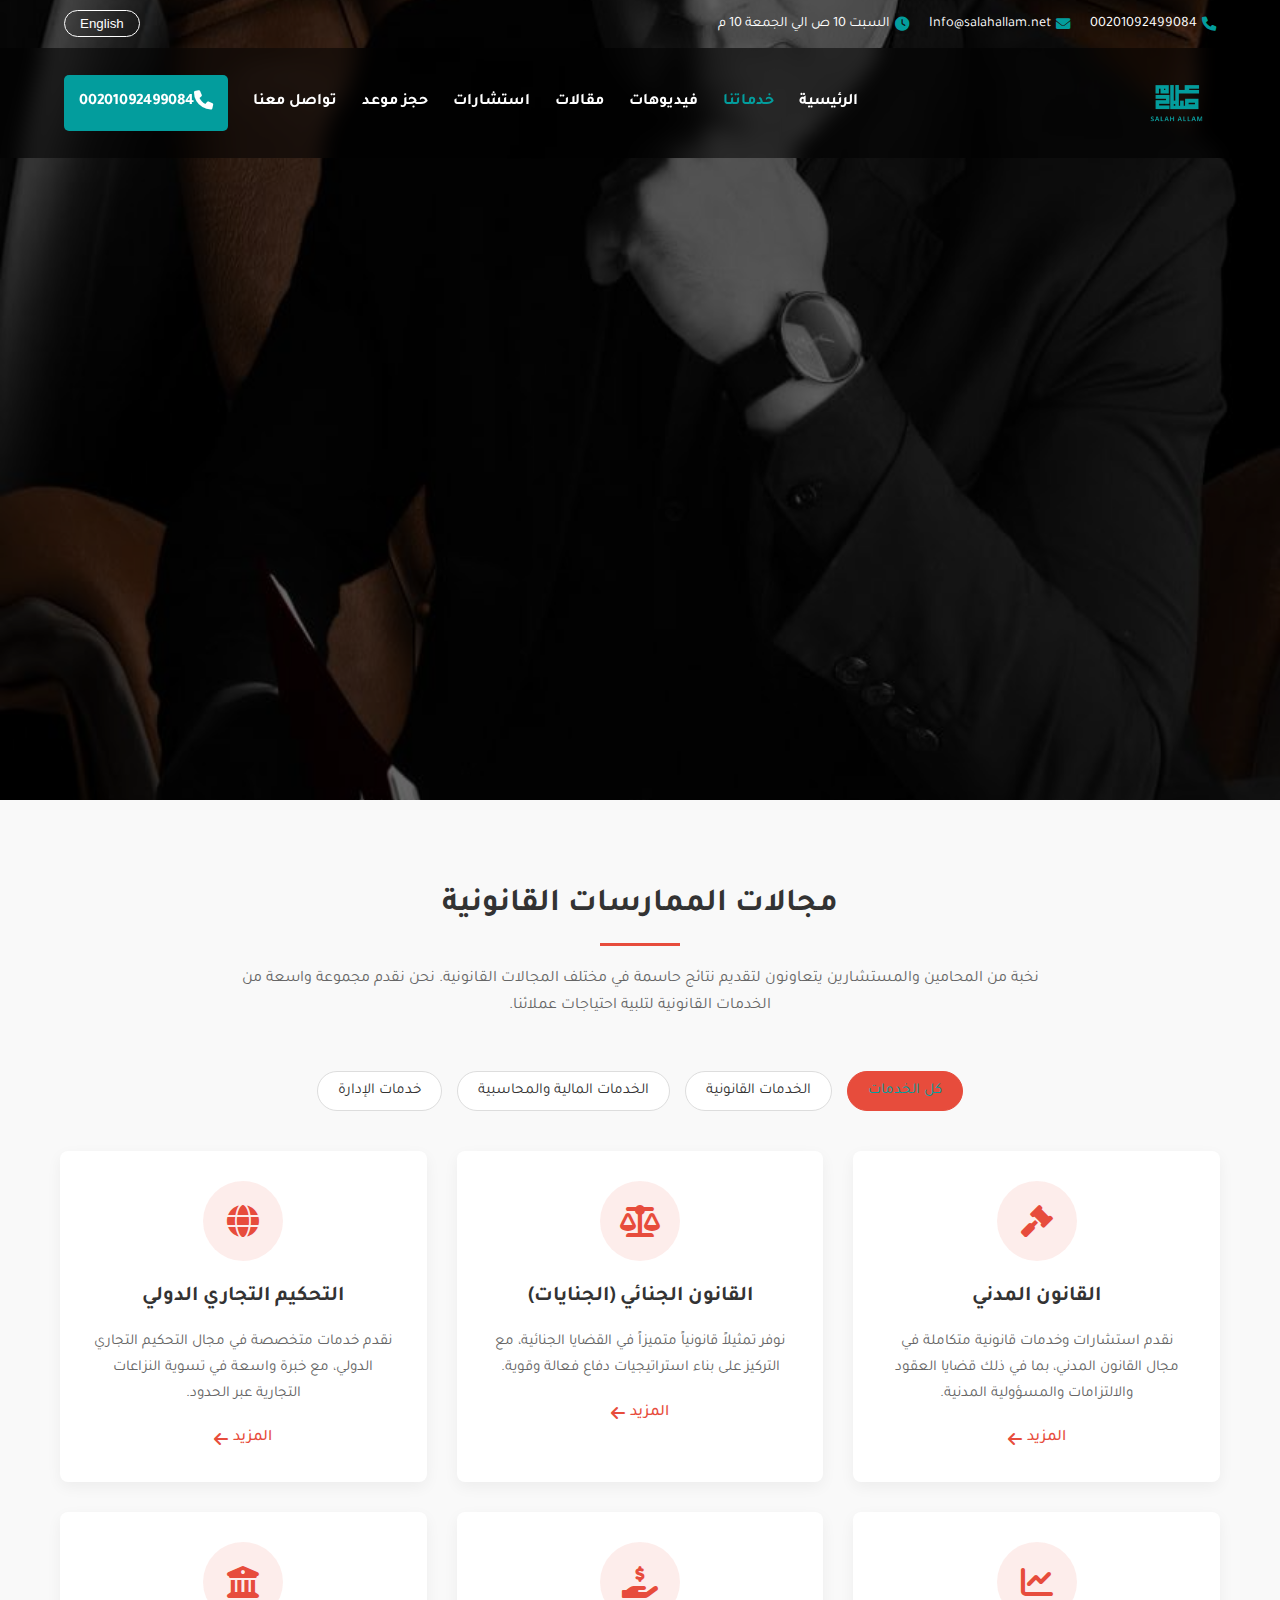
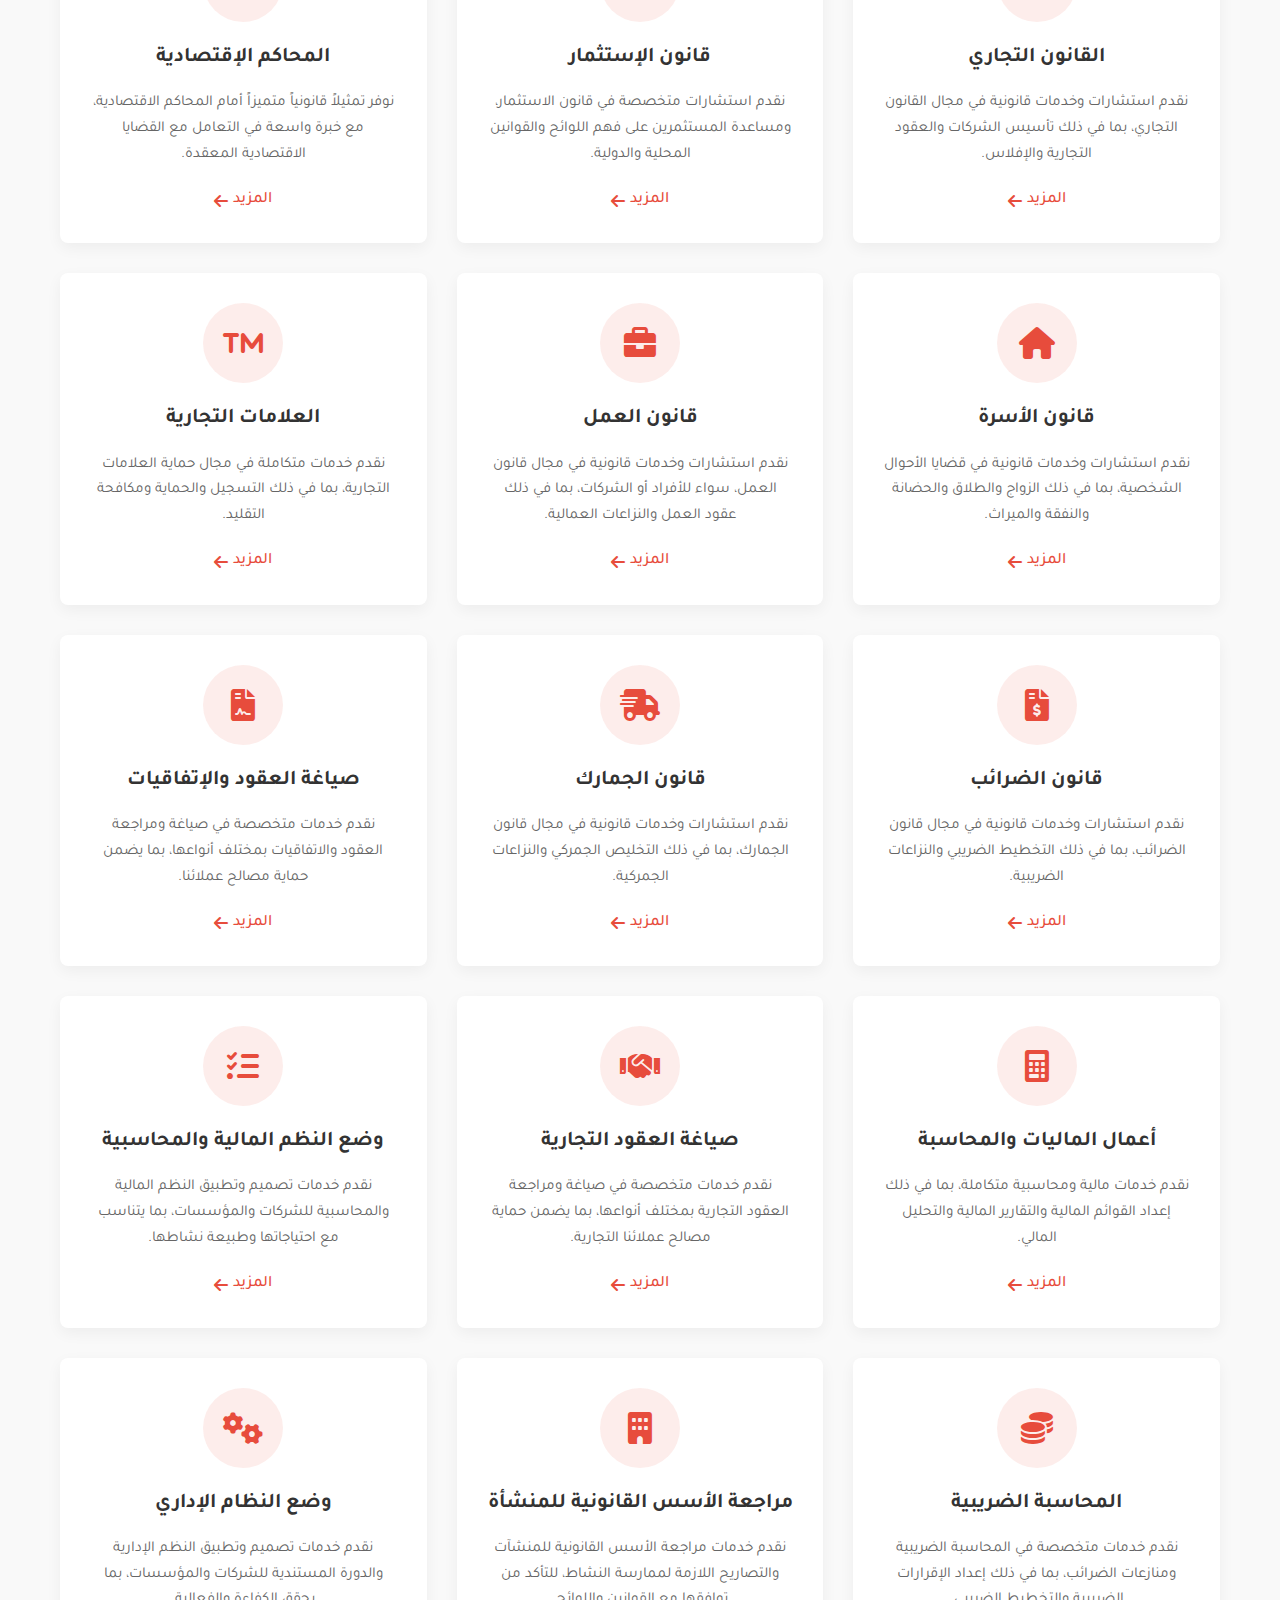
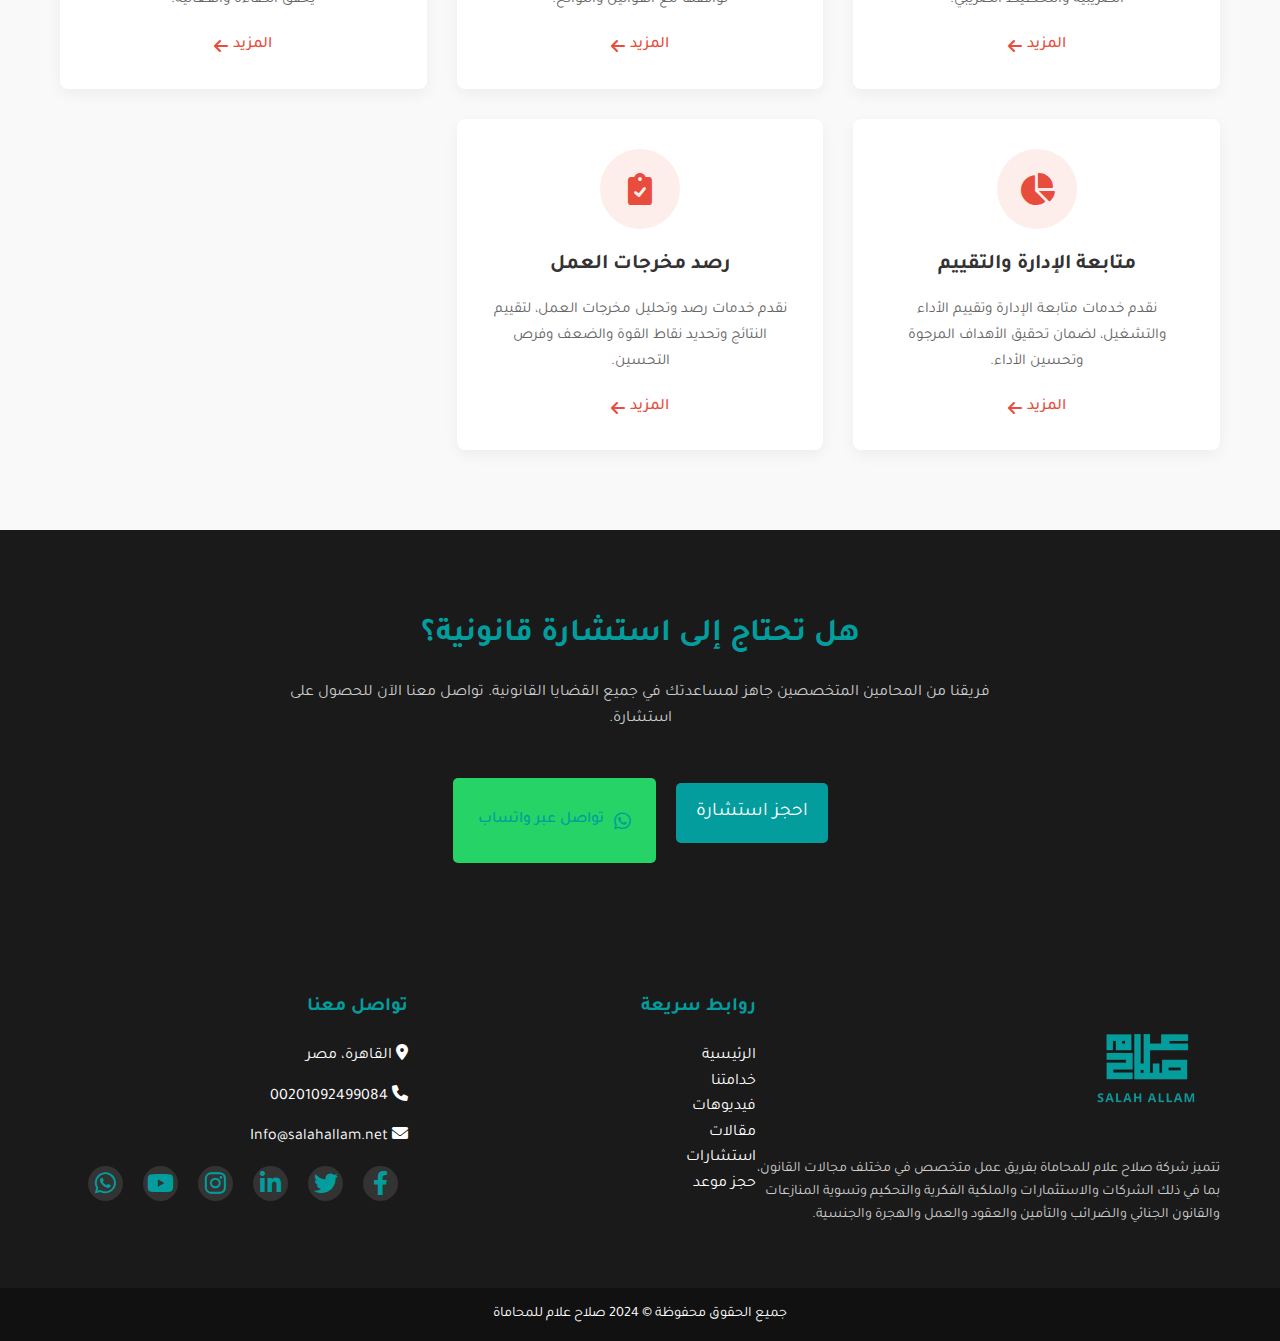
<file: services.html>
<!DOCTYPE html>
<html lang="ar" dir="rtl">

<head>
    <meta charset="UTF-8">
    <meta name="viewport" content="width=device-width, initial-scale=1.0">
    <title>خدماتنا - صلاح علام للمحاماة</title>
    <link rel="stylesheet" href="css/style.css">
    <link rel="stylesheet" href="css/services.css">
    <link rel="stylesheet" href="css/responsive.css">
    <link rel="stylesheet" href="https://cdnjs.cloudflare.com/ajax/libs/font-awesome/6.0.0/css/all.min.css">
    <link href="https://fonts.googleapis.com/css2?family=Tajawal:wght@300;400;500;700;800&display=swap"
        rel="stylesheet">
</head>

<body>
    <!-- Hero Background that covers both header and hero section -->
    <div class="hero-wrapper">
        <div class="hero-bg" style="background-image: url(images/01.jpg)"></div>
        
        <!-- Header Section -->
        <header>
            <div class="top-bar">
                <div class="contact-info">
                    <span><i class="fas fa-phone"></i> 00201092499084</span>
                    <span><i class="fas fa-envelope"></i> Info@salahallam.net</span>
                    <span><i class="fas fa-clock"></i> السبت 10 ص الي الجمعة 10 م</span>
                </div>
                <div class="language-switcher">
                    <button class="language-switcher-button" id="language-switcher-button">English</button>
                </div>
            </div>
            <nav>
                <div class="logo">
                    <a href="index.html"><img src="images/log.png" alt="صلاح علام للمحاماة"></a>
                </div>
                <button class="mobile-menu-toggle" id="mobile-menu-toggle" aria-label="Toggle menu"><span>&#9776;</span></button>
                <ul class="nav-links" id="nav-menu">
                    <li><a href="index.html">الرئيسية</a></li>
                    <li><a href="services.html" class="active">خدماتنا</a></li>
                    <li><a href="#videos">فيديوهات</a></li>
                    <li><a href="#articles">مقالات</a></li>
                    <li><a href="#faq">استشارات</a></li>
                    <li><a href="#appointment">حجز موعد</a></li>
                    <li><a href="#contact">تواصل معنا</a></li>
                    <li><a href="https://wa.me/+201092499084?text=Hi" class="cta-button"><i class="fas fa-phone"></i>
                            00201092499084</a></li>
                </ul>
            </nav>
        </header>
    </div>

    <!-- Services Main Content -->
    <section class="services-main">
        <div class="container">
            <div class="section-intro">
                <h2>مجالات الممارسات القانونية</h2>
                <p>نخبة من المحامين والمستشارين يتعاونون لتقديم نتائج حاسمة في مختلف المجالات القانونية. نحن نقدم مجموعة
                    واسعة من الخدمات القانونية لتلبية احتياجات عملائنا.</p>
            </div>

            <!-- Services Categories -->
            <div class="services-categories">
                <div class="category-tabs">
                    <button class="category-tab active" data-category="all">كل الخدمات</button>
                    <button class="category-tab" data-category="legal">الخدمات القانونية</button>
                    <button class="category-tab" data-category="financial">الخدمات المالية والمحاسبية</button>
                    <button class="category-tab" data-category="management">خدمات الإدارة</button>
                </div>
            </div>

            <!-- Services Grid -->
            <div class="services-grid">
                <!-- Legal Services -->
                <div class="service-card" data-category="legal">
                    <div class="service-icon">
                        <i class="fas fa-gavel"></i>
                    </div>
                    <h3>القانون المدني</h3>
                    <p>نقدم استشارات وخدمات قانونية متكاملة في مجال القانون المدني، بما في ذلك قضايا العقود والالتزامات
                        والمسؤولية المدنية.</p>
                    <a href="#" class="service-link">المزيد <i class="fas fa-arrow-left"></i></a>
                </div>

                <div class="service-card" data-category="legal">
                    <div class="service-icon">
                        <i class="fas fa-balance-scale"></i>
                    </div>
                    <h3>القانون الجنائي (الجنايات)</h3>
                    <p>نوفر تمثيلاً قانونياً متميزاً في القضايا الجنائية، مع التركيز على بناء استراتيجيات دفاع فعالة
                        وقوية.</p>
                    <a href="#" class="service-link">المزيد <i class="fas fa-arrow-left"></i></a>
                </div>

                <div class="service-card" data-category="legal">
                    <div class="service-icon">
                        <i class="fas fa-globe"></i>
                    </div>
                    <h3>التحكيم التجاري الدولي</h3>
                    <p>نقدم خدمات متخصصة في مجال التحكيم التجاري الدولي، مع خبرة واسعة في تسوية النزاعات التجارية عبر
                        الحدود.</p>
                    <a href="#" class="service-link">المزيد <i class="fas fa-arrow-left"></i></a>
                </div>

                <div class="service-card" data-category="legal">
                    <div class="service-icon">
                        <i class="fas fa-chart-line"></i>
                    </div>
                    <h3>القانون التجاري</h3>
                    <p>نقدم استشارات وخدمات قانونية في مجال القانون التجاري، بما في ذلك تأسيس الشركات والعقود التجارية
                        والإفلاس.</p>
                    <a href="#" class="service-link">المزيد <i class="fas fa-arrow-left"></i></a>
                </div>

                <div class="service-card" data-category="legal">
                    <div class="service-icon">
                        <i class="fas fa-hand-holding-usd"></i>
                    </div>
                    <h3>قانون الإستثمار</h3>
                    <p>نقدم استشارات متخصصة في قانون الاستثمار، ومساعدة المستثمرين على فهم اللوائح والقوانين المحلية
                        والدولية.</p>
                    <a href="#" class="service-link">المزيد <i class="fas fa-arrow-left"></i></a>
                </div>

                <div class="service-card" data-category="legal">
                    <div class="service-icon">
                        <i class="fas fa-university"></i>
                    </div>
                    <h3>المحاكم الإقتصادية</h3>
                    <p>نوفر تمثيلاً قانونياً متميزاً أمام المحاكم الاقتصادية، مع خبرة واسعة في التعامل مع القضايا
                        الاقتصادية المعقدة.</p>
                    <a href="#" class="service-link">المزيد <i class="fas fa-arrow-left"></i></a>
                </div>

                <div class="service-card" data-category="legal">
                    <div class="service-icon">
                        <i class="fas fa-home"></i>
                    </div>
                    <h3>قانون الأسرة</h3>
                    <p>نقدم استشارات وخدمات قانونية في قضايا الأحوال الشخصية، بما في ذلك الزواج والطلاق والحضانة والنفقة
                        والميراث.</p>
                    <a href="#" class="service-link">المزيد <i class="fas fa-arrow-left"></i></a>
                </div>

                <div class="service-card" data-category="legal">
                    <div class="service-icon">
                        <i class="fas fa-briefcase"></i>
                    </div>
                    <h3>قانون العمل</h3>
                    <p>نقدم استشارات وخدمات قانونية في مجال قانون العمل، سواء للأفراد أو الشركات، بما في ذلك عقود العمل
                        والنزاعات العمالية.</p>
                    <a href="#" class="service-link">المزيد <i class="fas fa-arrow-left"></i></a>
                </div>

                <div class="service-card" data-category="legal">
                    <div class="service-icon">
                        <i class="fas fa-trademark"></i>
                    </div>
                    <h3>العلامات التجارية</h3>
                    <p>نقدم خدمات متكاملة في مجال حماية العلامات التجارية، بما في ذلك التسجيل والحماية ومكافحة التقليد.
                    </p>
                    <a href="#" class="service-link">المزيد <i class="fas fa-arrow-left"></i></a>
                </div>

                <div class="service-card" data-category="legal">
                    <div class="service-icon">
                        <i class="fas fa-file-invoice-dollar"></i>
                    </div>
                    <h3>قانون الضرائب</h3>
                    <p>نقدم استشارات وخدمات قانونية في مجال قانون الضرائب، بما في ذلك التخطيط الضريبي والنزاعات
                        الضريبية.</p>
                    <a href="#" class="service-link">المزيد <i class="fas fa-arrow-left"></i></a>
                </div>

                <div class="service-card" data-category="legal">
                    <div class="service-icon">
                        <i class="fas fa-shipping-fast"></i>
                    </div>
                    <h3>قانون الجمارك</h3>
                    <p>نقدم استشارات وخدمات قانونية في مجال قانون الجمارك، بما في ذلك التخليص الجمركي والنزاعات
                        الجمركية.</p>
                    <a href="#" class="service-link">المزيد <i class="fas fa-arrow-left"></i></a>
                </div>

                <div class="service-card" data-category="legal">
                    <div class="service-icon">
                        <i class="fas fa-file-contract"></i>
                    </div>
                    <h3>صياغة العقود والإتفاقيات</h3>
                    <p>نقدم خدمات متخصصة في صياغة ومراجعة العقود والاتفاقيات بمختلف أنواعها، بما يضمن حماية مصالح
                        عملائنا.</p>
                    <a href="#" class="service-link">المزيد <i class="fas fa-arrow-left"></i></a>
                </div>

                <!-- Financial Services -->
                <div class="service-card" data-category="financial">
                    <div class="service-icon">
                        <i class="fas fa-calculator"></i>
                    </div>
                    <h3>أعمال الماليات والمحاسبة</h3>
                    <p>نقدم خدمات مالية ومحاسبية متكاملة، بما في ذلك إعداد القوائم المالية والتقارير المالية والتحليل
                        المالي.</p>
                    <a href="#" class="service-link">المزيد <i class="fas fa-arrow-left"></i></a>
                </div>

                <div class="service-card" data-category="financial">
                    <div class="service-icon">
                        <i class="fas fa-handshake"></i>
                    </div>
                    <h3>صياغة العقود التجارية</h3>
                    <p>نقدم خدمات متخصصة في صياغة ومراجعة العقود التجارية بمختلف أنواعها، بما يضمن حماية مصالح عملائنا
                        التجارية.</p>
                    <a href="#" class="service-link">المزيد <i class="fas fa-arrow-left"></i></a>
                </div>

                <div class="service-card" data-category="financial">
                    <div class="service-icon">
                        <i class="fas fa-tasks"></i>
                    </div>
                    <h3>وضع النظم المالية والمحاسبية</h3>
                    <p>نقدم خدمات تصميم وتطبيق النظم المالية والمحاسبية للشركات والمؤسسات، بما يتناسب مع احتياجاتها
                        وطبيعة نشاطها.</p>
                    <a href="#" class="service-link">المزيد <i class="fas fa-arrow-left"></i></a>
                </div>

                <div class="service-card" data-category="financial">
                    <div class="service-icon">
                        <i class="fas fa-coins"></i>
                    </div>
                    <h3>المحاسبة الضريبية</h3>
                    <p>نقدم خدمات متخصصة في المحاسبة الضريبية ومنازعات الضرائب، بما في ذلك إعداد الإقرارات الضريبية
                        والتخطيط الضريبي.</p>
                    <a href="#" class="service-link">المزيد <i class="fas fa-arrow-left"></i></a>
                </div>

                <!-- Management Services -->
                <div class="service-card" data-category="management">
                    <div class="service-icon">
                        <i class="fas fa-building"></i>
                    </div>
                    <h3>مراجعة الأسس القانونية للمنشأة</h3>
                    <p>نقدم خدمات مراجعة الأسس القانونية للمنشآت والتصاريح اللازمة لممارسة النشاط، للتأكد من توافقها مع
                        القوانين واللوائح.</p>
                    <a href="#" class="service-link">المزيد <i class="fas fa-arrow-left"></i></a>
                </div>

                <div class="service-card" data-category="management">
                    <div class="service-icon">
                        <i class="fas fa-cogs"></i>
                    </div>
                    <h3>وضع النظام الإداري</h3>
                    <p>نقدم خدمات تصميم وتطبيق النظم الإدارية والدورة المستندية للشركات والمؤسسات، بما يحقق الكفاءة
                        والفعالية.</p>
                    <a href="#" class="service-link">المزيد <i class="fas fa-arrow-left"></i></a>
                </div>

                <div class="service-card" data-category="management">
                    <div class="service-icon">
                        <i class="fas fa-chart-pie"></i>
                    </div>
                    <h3>متابعة الإدارة والتقييم</h3>
                    <p>نقدم خدمات متابعة الإدارة وتقييم الأداء والتشغيل، لضمان تحقيق الأهداف المرجوة وتحسين الأداء.</p>
                    <a href="#" class="service-link">المزيد <i class="fas fa-arrow-left"></i></a>
                </div>

                <div class="service-card" data-category="management">
                    <div class="service-icon">
                        <i class="fas fa-clipboard-check"></i>
                    </div>
                    <h3>رصد مخرجات العمل</h3>
                    <p>نقدم خدمات رصد وتحليل مخرجات العمل، لتقييم النتائج وتحديد نقاط القوة والضعف وفرص التحسين.</p>
                    <a href="#" class="service-link">المزيد <i class="fas fa-arrow-left"></i></a>
                </div>
            </div>
        </div>
    </section>

    <!-- Call to Action -->
    <section class="cta-section">
        <div class="container">
            <h2>هل تحتاج إلى استشارة قانونية؟</h2>
            <p>فريقنا من المحامين المتخصصين جاهز لمساعدتك في جميع القضايا القانونية. تواصل معنا الآن للحصول على استشارة.
            </p>
            <div class="cta-buttons">
                <a href="#" class="cta-button-main">احجز استشارة</a>
                <a href="https://wa.me/+201092499084?text=Hi" class="cta-button-secondary"><i
                        class="fab fa-whatsapp"></i> تواصل عبر واتساب</a>
            </div>
        </div>
    </section>

    <!-- Footer Section -->
    <footer>
        <div class="footer-content">
            <div class="footer-logo">
                <img src="images/log.png" alt="صلاح علام للمحاماة">
                <p>تتميز شركة صلاح علام للمحاماة بفريق عمل متخصص في مختلف مجالات القانون، بما في ذلك الشركات
                    والاستثمارات
                    والملكية الفكرية والتحكيم وتسوية المنازعات والقانون الجنائي والضرائب والتأمين والعقود والعمل والهجرة
                    والجنسية.</p>
            </div>
            <div class="footer-links">
                <h4>روابط سريعة</h4>
                <ul>
                    <li><a href="index.html">الرئيسية</a></li>
                    <li><a href="services.html">خدامتنا</a></li>
                    <li><a href="#">فيديوهات</a></li>
                    <li><a href="#">مقالات</a></li>
                    <li><a href="#">استشارات</a></li>
                    <li><a href="#">حجز موعد</a></li>
                </ul>
            </div>
            <div class="footer-contact">
                <h4>تواصل معنا</h4>
                <p><i class="fas fa-map-marker-alt"></i> القاهرة، مصر</p>
                <p><i class="fas fa-phone"></i> 00201092499084</p>
                <p><i class="fas fa-envelope"></i> Info@salahallam.net</p>
                <div class="social-icons">
                    <a href="#"><i class="fab fa-facebook-f"></i></a>
                    <a href="#"><i class="fab fa-twitter"></i></a>
                    <a href="#"><i class="fab fa-linkedin-in"></i></a>
                    <a href="#"><i class="fab fa-instagram"></i></a>
                    <a href="#"><i class="fab fa-youtube"></i></a>
                    <a href="#"><i class="fab fa-whatsapp"></i></a>
                </div>
            </div>
        </div>
        <div class="footer-bottom">
            <p>جميع الحقوق محفوظة © 2024 صلاح علام للمحاماة</p>
        </div>
    </footer>

    <script src="script.js"></script>
    <script src="services.js"></script>
</body>

</html>
</file>
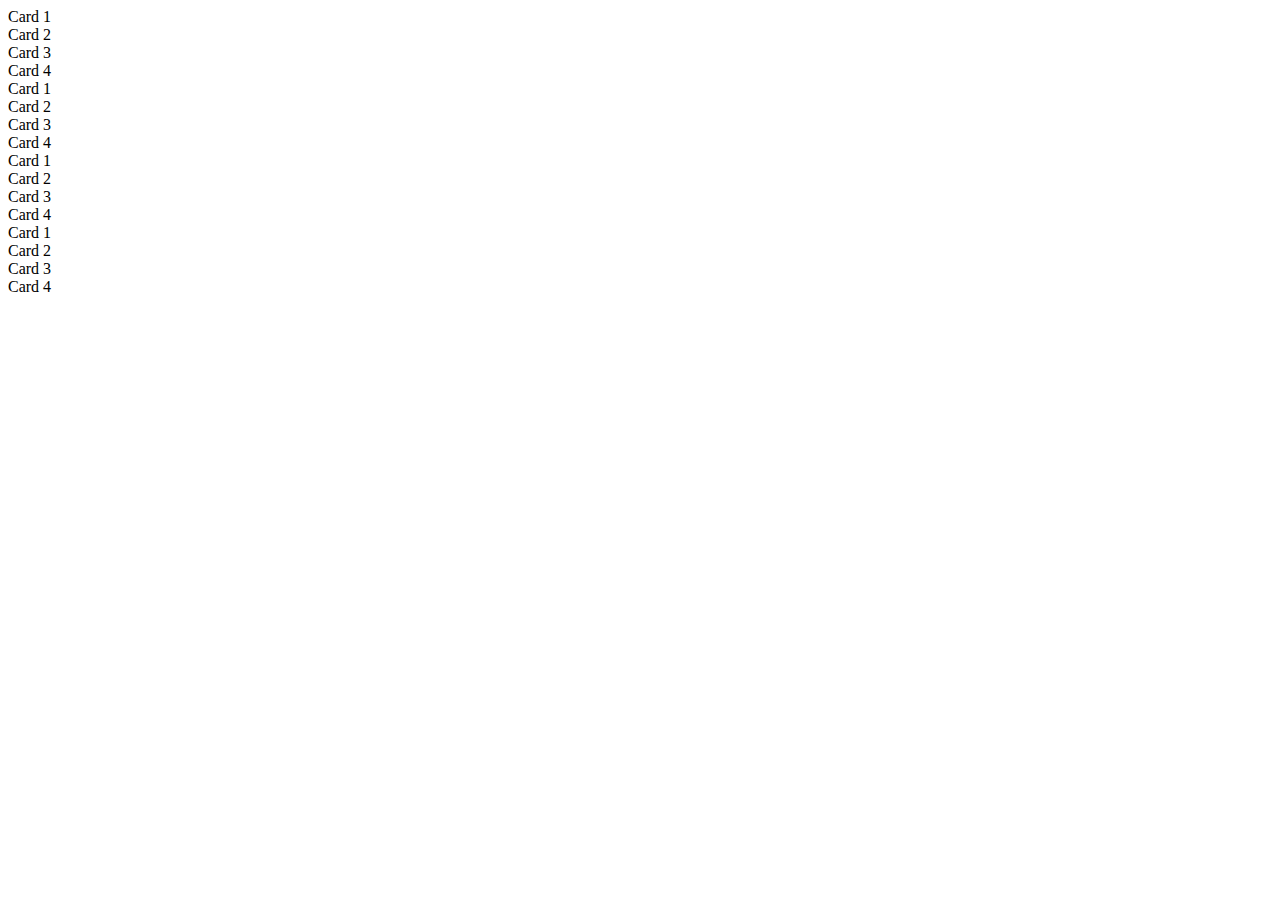
<file: t.html>
<!DOCTYPE html>
<html lang="en">

<head>
  <meta charset="UTF-8">
  <meta name="viewport" content="width=device-width, initial-scale=1.0">
  <title>Document</title>
  <link rel="stylesheet" href="test.css">
</head>

<body>
  <div class="slider-wrapper">
    <div class="slider">
      <div class="card">Card 1</div>
      <div class="card">Card 2</div>
      <div class="card">Card 3</div>
      <div class="card">Card 4</div>

      <!-- Duplicate cards for seamless looping -->
      <div class="card">Card 1</div>
      <div class="card">Card 2</div>
      <div class="card">Card 3</div>
      <div class="card">Card 4</div>
    </div>

    <script>
      // Initialize slider
      const slider = document.querySelector('.slider');
      const cards = slider.querySelectorAll('.card');

      // Duplicate cards for seamless looping
      cards.forEach(card => {
        const clone = card.cloneNode(true);
        slider.appendChild(clone);
      });

      // Handle animation iteration
      slider.addEventListener('animationiteration', () => {
        // Move first card to the end
        const firstCard = slider.querySelector('.card:first-child');
        slider.appendChild(firstCard);

        // Reset transform
        slider.style.transform = 'translateX(0)';
      });
    </script>
</body>

</html>
</file>
<file: css/style.css>
* {
  margin: 0;
  padding: 0;
  box-sizing: border-box;
}
:root {
  --primary-color: #039d9d;
  --secondary-color: #003366;
  --main-transition: 0.3s;
}
body {
  font-family: "Tajawal", sans-serif;
  direction: rtl;
  line-height: 1.6;
  color: #333;
  background-color: #f9f9f9;
}

a {
  text-decoration: none;
  color: inherit;
}

ul {
  list-style: none;
}
.main-title {
  margin: 50px auto;
  border: 2px solid var(--secondary-color);
  border-radius: 6px;
  font-size: 30px;
  width: fit-content;
  padding: 10px 30px;
  text-transform: uppercase;
  position: relative;
  z-index: 1;
  transition: var(--main-transition);
  -webkit-transition: var(--main-transition);
  -moz-transition: var(--main-transition);
  -o-transition: var(--main-transition);
  -ms-transition: var(--main-transition);
}
.main-title::before {
  content: "";
  position: absolute;
  width: 13px;
  height: 13px;
  background-color: var(--secondary-color);
  border-radius: 50%;
  left: -30px;
  top: 50%;
  transform: translateY(-50%);
  -webkit-transform: translateY(-50%);
  -moz-transform: translateY(-50%);
  -ms-transform: translateY(-50%);
  -o-transform: translateY(-50%);
}
.main-title::after {
  content: "";
  position: absolute;
  width: 12px;
  height: 12px;
  background-color: var(--secondary-color);
  border-radius: 50%;
  right: -30px;
  top: 50%;
  transform: translateY(-50%);
  -webkit-transform: translateY(-50%);
  -moz-transform: translateY(-50%);
  -ms-transform: translateY(-50%);
  -o-transform: translateY(-50%);
}
.main-title:hover {
  color: white;
  border: 2px solid white;
  border-radius: 6px;
  transition-delay: 0.5s;
}
.main-title:hover::before {
  z-index: -1;
  animation: left-move 0.5s linear forwards;
  -webkit-animation: left-move 0.5s linear forwards;
}
.main-title:hover::after {
  z-index: -1;
  animation: right-move 0.5s linear forwards;
  -webkit-animation: right-move 0.5s linear forwards;
}
@keyframes left-move {
  50% {
    left: 0;
    width: 12px;
    height: 12px;
  }
  100% {
    left: 0;
    width: 100%;
    height: 100%;
    color: white;
    border-radius: 0;
    -webkit-border-radius: 0;
    -moz-border-radius: 0;
    -ms-border-radius: 0;
    -o-border-radius: 0;
  }
}
@keyframes right-move {
  50% {
    right: 0;
    width: 12px;
    height: 12px;
  }
  100% {
    right: 0;
    width: 100%;
    height: 100%;
    border-radius: 0;
    -webkit-border-radius: 0;
    -moz-border-radius: 0;
    -ms-border-radius: 0;
    -o-border-radius: 0;
  }
}
img {
  max-width: 100%;
  height: auto;
  display: block;
}

@keyframes fadeIn {
  from {
    opacity: 0;
    transform: translateY(20px);
  }
  to {
    opacity: 1;
    transform: translateY(0);
  }
}

/* Slide Animations */
@keyframes slideIn {
  from {
    opacity: 0;
    transform: translateY(20px);
  }
  to {
    opacity: 1;
    transform: translateY(0);
  }
}

@keyframes slideOut {
  from {
    opacity: 1;
    transform: translateY(0);
  }
  to {
    opacity: 0;
    transform: translateY(-20px);
  }
}

/* Hero Title Styles */
.hero-title-container {
  position: relative;
  display: block;
  width: 100%;
  text-align: center;
  margin: 20px 0;
}

.hero-title-container span {
  display: block;
  text-align: center;
  font-size: 1.2rem;
  line-height: 1.4;
  margin: 10px 0;
}

/* Header */
.hero-wrapper {
  position: relative;
  width: 100%;
  overflow: hidden;
}

.hero-bg {
  position: absolute;
  top: 0;
  left: 0;
  width: 100%;
  height: 100%;
  background-size: cover;
  background-position: center;
  filter: brightness(0.4);
  z-index: -1;
}

header {
  width: 100%;
  z-index: 1000;
  position: relative;
}

.top-bar {
  background-color: transparent;
  color: #fff;
  padding: 10px 5%;
  display: flex;
  justify-content: space-between;
  align-items: center;
  font-size: 0.9em;
}

.contact-info {
  display: flex;
  gap: 20px;
  font-size: 0.9rem;
}

.contact-info span {
  display: flex;
  align-items: center;
}

.contact-info i {
  margin-left: 5px;
  color: var(--primary-color);
}

.language-switcher-button {
  background-color: transparent;
  color: #fff;
  border: 1px solid #fff;
  padding: 5px 15px;
  border-radius: 20px;
  cursor: pointer;
  transition: all 0.3s;
}

.language-switcher-button:hover {
  background-color: var(--secondary-color);
  color: #fff;
}

nav {
  display: flex;
  justify-content: space-between;
  align-items: center;
  padding: 15px 5%;
  background-color: rgba(0, 0, 0, 0.5);
  backdrop-filter: blur(10px);
}

.logo img {
  height: 80px;
  transition: height 0.3s;
}

.logo img:hover {
  height: 100px;
}

nav ul {
  display: flex;
  align-items: center;
}

nav ul li {
  margin-right: 25px;
}

nav ul li a {
  color: white;
  font-weight: bold;
  transition: color 0.3s;
}

nav ul li a:hover,
nav ul li a.active {
  color: var(--primary-color);
}

.cta-button {
  display: flex;
  background-color: var(--primary-color);
  color: #fff !important;
  border-radius: 5px;
  padding: 15px !important;
  transition: background-color 0.3s;
  text-decoration: none;
  display: flex;
}

.cta-button:hover {
  background-color: var(--secondary-color);
}

.cta-button .fas {
  font-size: 1.2rem;
}
.mobile-menu-toggle {
  display: none;
  background: none;
  border: none;
  font-size: 1.5rem;
  color: var(--primary-color);
  cursor: pointer;
}

/* Hero Section */
.hero {
  position: relative;
  height: 600px;
  color: #fff;
  text-align: right;
  overflow: hidden;
  display: flex;
  align-items: center;
  padding-top: 60px; /* Add space for the header */
}

/* Hero background is now in the hero-wrapper */
.hero-wrapper {
  position: relative;
  width: 100%;
  min-height: 800px; /* Ensure it's tall enough for both header and hero */
}

.hero-content {
  width: 100%;
  font-family: "Tajawal";
  padding: 0 50px;
  position: relative;
  display: flex;
  justify-content: flex-start;
  align-items: center;
  height: 100%;
  z-index: 1;
}

.hero-text {
  max-width: 400px;
  text-align: right;
  margin-right: 50px;
}

.hero-text::before {
  content: "";
  position: absolute;
  top: 0;
  right: -20px;
  height: 100%;
  width: 5px;
  background-color: var(--primary-color);
}

.hero .subtitle {
  font-size: 1.2rem;
  margin-bottom: 15px;
  color: var(--primary-color);
  font-weight: 400;
}

/* Hero Title Scroll Animation */

.hero-title-container {
  height: 200px;
  overflow: hidden;
  position: relative;
  margin: 0 auto;
  direction: rtl; /* Right-to-left for Arabic */
  font-family: "Tajawal", sans-serif;
  font-size: 30px;
  color: #ffffff;
}

.scroll-wrapper {
  display: flex;
  flex-direction: column;
  /* animation: scrollText 10s linear infinite; */
}

@keyframes scrollText {
  0% {
    transform: translateY(0%);
  }
  100% {
    transform: translateY(-130%);
  }
}

.scroll-wrapper span {
  height: 50px; /* same as container height */
  line-height: 1.3;
  font-size: 20px;
  font-weight: bold;
  text-align: right;
  display: flex;
  align-items: right;
  justify-content: right;
}

.cta-button-main {
  display: inline-block;
  background-color: var(--primary-color);
  color: #fff;
  margin: 20px 0;
  padding: 15px 20px;
  border-radius: 5px;
  font-size: 1.2rem;
  text-decoration: none;
  transition: background-color 0.3s;
}

.cta-button-main:hover {
  background-color: var(--secondary-color);
}

.hero-features {
  display: flex;
  justify-content: space-around;
  position: absolute;
  bottom: 0;
  width: 100%;
  background-color: rgba(0, 51, 102, 0.8);
  padding: 20px 0;
}
.hero-features:hover {
  background-color: rgba(0, 51, 102, 1);
}
.feature {
  text-align: center;
  color: #fff;
  max-width: 30%;
}
.feature i {
  font-size: 2em;
  margin-bottom: 10px;
  color: var(--primary-color);
}

.feature h3 {
  font-size: 1.2em;
  margin-top: 10px;
}

/* About Us Section */
.about-us {
  padding: 100px 5%;
  text-align: center;
}

.about-us h2 {
  font-size: 2em;
  color: var(--secondary-color);
}

.about-us h3 {
  font-size: 1.5em;
  color: #555;
  margin-bottom: 20px;
}

.about-us p {
  max-width: 800px;
  margin: 0 auto 30px auto;
  line-height: 1.8;
}

.about-details {
  display: flex;
  align-items: center;
  justify-content: center;
  gap: 40px;
  text-align: right;
}

.about-us-image {
  animation: moveUpDown 2s ease-in-out infinite;
  max-width: 300px;
  border-radius: 10px;
  box-shadow: 0 4px 10px rgba(0, 0, 0, 0.1);
  transition: All 0.3s ease-in-out;
}

@keyframes moveUpDown {
  0% {
    transform: translateY(0);
  }
  50% {
    transform: translateY(-5px);
  }
  100% {
    transform: translateY(0);
  }
}
.about-us-image:hover {
  transform: rotate(-5deg);
  transform: translateY(-5px);
  box-shadow: 0 5px 15px rgba(0, 0, 0, 0.12);
}
.about-details div p {
  margin-bottom: 10px;
  font-size: 1.1em;
}

.cta-button-secondary {
  background-color: #003366;
  color: #fff;
  padding: 12px 25px;
  border-radius: 5px;
  font-size: 1em;
  display: inline-block;
  margin-top: 15px;
  transition: background-color 0.3s;
}

.cta-button-secondary:hover {
  background-color: #002244;
}
/* About Image Slider Styles */
.about-image-slider {
  position: relative;
  width: 300px;
  height: 300px;
  border-radius: 10px;
  box-shadow: 0 4px 10px rgba(0, 0, 0, 0.1);
}

.about-image-slider .about-us-image {
  width: 100%;
  height: 100%;
  object-fit: cover;
}

@keyframes fadeIn {
  from {
    opacity: 0;
    transform: translateY(20px);
  }
  to {
    opacity: 1;
    transform: translateY(0);
  }
}

@keyframes fadeOut {
  from {
    opacity: 1;
  }
  to {
    opacity: 0;
  }
}

.fade-out {
  animation: fadeOut 0.8s ease-out forwards;
}
/* Services Section */
.services {
  padding: 20px 5%;
  text-align: center;
  background-color: #f5f7fa;
}

.services h2 {
  font-size: 2em;
  color: var(--secondary-color);
}

.services h3 {
  font-size: 1.5em;
  color: #555;
  margin-bottom: 20px;
}

.services p {
  max-width: 800px;
  margin: 0 auto 30px auto;
}

.service-grid {
  display: grid;
  grid-template-columns: repeat(auto-fill, minmax(250px, 1fr));
  gap: 25px;
  margin: 40px 0;
}

.service-item {
  background-color: #fff;
  border-radius: 8px;
  padding: 30px 20px;
  text-align: center;
  box-shadow: 0 5px 15px rgba(0, 0, 0, 0.05);
  transition: transform 0.3s, box-shadow 0.3s;
}

.service-item:hover {
  transform: translateY(-10px);
  box-shadow: 0 10px 25px rgba(0, 0, 0, 0.1);
}

.service-item i {
  font-size: 2.5em;
  color: var(--secondary-color);
  margin-bottom: 15px;
}

.service-item h4 {
  font-size: 1.2em;
  color: #333;
  margin-bottom: 10px;
}

/* CTA Section */
.cta-section {
  background-color: #003366;
  color: #fff;
  padding: 60px 5%;
  text-align: center;
}

.cta-section h2 {
  font-size: 1.8em;
  margin-bottom: 20px;
  max-width: 700px;
  margin-left: auto;
  margin-right: auto;
}

.cta-section p {
  max-width: 700px;
  margin: 0 auto 30px;
}

/* Lawyers Section */
.lawyers {
  padding: 60px 5%;
  text-align: center;
}

.lawyers h2 {
  font-size: 2em;
  color: var(--secondary-color);
  margin-bottom: 10px;
}

.lawyers h3 {
  font-size: 1.5em;
  color: #555;
  margin-bottom: 40px;
}

.lawyer-grid {
  display: grid;
  grid-template-columns: repeat(auto-fill, minmax(250px, 1fr));
  gap: 30px;
  margin-bottom: 40px;
}

.lawyer-item {
  background-color: #fff;
  border-radius: 8px;
  box-shadow: 0 5px 15px rgba(0, 0, 0, 0.05);
  overflow: hidden;
  text-align: center;
  transition: transform 0.3s, box-shadow 0.3s;
}

.lawyer-item:hover {
  transform: translateY(-5px);
  box-shadow: 0 5px 15px rgba(0, 0, 0, 0.12);
}

.lawyer-item img {
  width: 100%;
  height: 280px;
  object-fit: cover;
}

.lawyer-item h4 {
  font-size: 1.2em;
  color: var(--secondary-color);
  margin: 15px 0 5px 0;
}

.lawyer-item p {
  font-size: 0.9em;
  color: #777;
  margin-bottom: 15px;
}

/* FAQ and Appointment Section */
.faq-appointment {
  padding: 20px 0;
  background: #f9f9f9;
}

.faq-appointment .container {
  display: flex;
  gap: 40px;
  align-items: center;
  justify-content: space-between;
  flex-direction: column;
}

.faq-container {
  font-family: "Tajawal";
  flex: 1;
  max-width: 600px;
}

.appointment-form {
  flex: 1;
  max-width: 800px;
  background: white;
  padding: 30px;
  border-radius: 10px;
  box-shadow: 0 2px 10px rgba(0, 0, 0, 0.1);
}

.faq-items {
  margin-top: 30px;
}

.faq-item {
  margin-bottom: 20px;
  border-bottom: 1px solid #ddd;
  padding-bottom: 15px;
}

.faq-question {
  background-color: var(--secondary-color);
  color: white;
  padding: 15px;
  border-radius: 5px;
  font-size: 1.1em;
  font-weight: bold;
  cursor: pointer;
  display: flex;
  justify-content: space-between;
  align-items: center;
}

.faq-answer {
  margin-top: 10px;
  display: none;
}

.faq-item.active .faq-answer {
  display: block;
}

.form-group {
  margin-bottom: 20px;
}

.form-group input,
.form-group textarea {
  width: 100%;
  padding: 10px;
  border: 1px solid #ddd;
  border-radius: 5px;
  font-size: 1em;
  font-family: "Tajawal";
}

.submit-btn {
  width: 100%;
  padding: 12px;
  background-color: #007bff;
  color: white;
  border: none;
  border-radius: 5px;
  font-size: 1em;
  font-family: "Tajawal";
  cursor: pointer;
  transition: background-color 0.3s;
}

.submit-btn:hover {
  background-color: #0056b3;
}

/* Testimonials Section */
.testimonials {
  background-color: #f5f7fa;
  padding: 20px auto;
  text-align: center;
}

.testimonials h2 {
  font-size: 2em;
  color: var(--secondary-color);
}
.testimonials-container {
  padding: 20px 5%;
}
.testimonial-slider {
  position: relative;
  max-width: 800px;
  margin: 0 auto;
  overflow: hidden;
}

.testimonial-slide {
  padding: 30px;
  display: none;
}

.testimonial-slide.active {
  display: block;
  animation: fadeIn 0.8s ease-out;
}

.testimonial-slide p {
  font-size: 1.1em;
  line-height: 1.8;
  color: #444;
  font-style: italic;
  margin-bottom: 20px;
}

.client-info h4 {
  font-size: 1.1em;
  color: var(--secondary-color);
}

.testimonial-dots {
  display: flex;
  justify-content: center;
  margin-top: 20px;
}

.dot {
  width: 12px;
  height: 12px;
  border-radius: 50%;
  background-color: #ccc;
  margin: 0 5px;
  cursor: pointer;
  transition: background-color 0.3s;
}

.dot.active {
  background-color: #003366;
}

/* Why Choose Us Section */
.why-choose-us {
  padding: 60px 5%;
  text-align: center;
}

.why-choose-us h2 {
  font-size: 2em;
  color: var(--secondary-color);
  margin-bottom: 20px;
}

.why-choose-us p {
  max-width: 800px;
  margin: 0 auto 40px;
}

.features-grid {
  display: flex;
  justify-content: center;
  gap: 40px;
  flex-wrap: wrap;
}

.feature-item {
  flex: 1;
  min-width: 250px;
  max-width: 300px;
  text-align: center;
  padding: 30px 20px;
}

.feature-item i {
  font-size: 3em;
  color: var(--primary-color);
  margin-bottom: 20px;
}

.feature-item h4 {
  font-size: 1.3em;
  color: var(--secondary-color);
}

/* Articles Section */
.articles {
  padding: 20px 5%;
  text-align: center;
}

.articles h2 {
  font-size: 2em;
  color: var(--secondary-color);
  margin-bottom: 30px;
}

.article-categories {
  display: flex;
  flex-wrap: wrap;
  justify-content: center;
  gap: 15px;
  margin: 0 auto 30px;
  max-width: 900px;
}

.article-category {
  padding: 8px 20px;
  background-color: #f0f0f0;
  color: #333;
  border-radius: 30px;
  text-decoration: none;
  font-size: 0.9rem;
  transition: all 0.3s ease;
}

.article-category.active,
.article-category:hover {
  background-color: var(--primary-color);
  color: #fff;
}

.article-grid {
  display: grid;
  grid-template-columns: repeat(auto-fit, minmax(300px, 1fr));
  gap: 30px;
}

.article-item {
  background-color: #fff;
  border-radius: 8px;
  box-shadow: 0 2px 8px rgba(0, 0, 0, 0.08);
  overflow: hidden;
  text-align: right;
  transition: transform 0.3s;
  position: relative;
}

.article-item:hover {
  transform: translateY(-5px);
  box-shadow: 0 10px 20px rgba(0, 0, 0, 0.1);
}

.article-item img {
  width: 100%;
  height: 200px;
  object-fit: cover;
}

.article-tag {
  position: absolute;
  top: 15px;
  right: 15px;
  background-color: var(--primary-color);
  color: #fff;
  padding: 5px 15px;
  border-radius: 20px;
  font-size: 0.8rem;
  font-weight: 500;
  z-index: 1;
}

.article-item h3 {
  font-size: 1.3em;
  color: var(--secondary-color);
  margin: 15px;
}

.article-item p {
  font-size: 0.9em;
  color: #777;
  margin: 0 15px 15px 15px;
}

.read-more {
  display: inline-block;
  color: var(--primary-color);
  margin: 0 15px 15px;
  font-weight: bold;
  transition: color 0.3s;
}

.read-more:hover {
  color: var(--primary-color);
}

/* Footer */
footer {
  background-color: #1a1a1a;
  color: #fff;
  padding: 50px 0 0;
  direction: rtl;
}

.footer-content {
  display: flex;
  flex-wrap: wrap;
  justify-content: space-between;
  max-width: 1200px;
  margin: 0 auto;
  padding: 0 20px;
}

.footer-logo {
  flex: 0 0 40%;
  margin-bottom: 30px;
}

.footer-logo img {
  max-width: 150px;
  margin-bottom: 15px;
  border-radius: 10px;
}

.footer-logo p {
  line-height: 1.6;
  color: #ccc;
  font-size: 0.9rem;
}

.footer-links,
.footer-contact {
  flex: 1 0 25%;
  margin-bottom: 30px;
}

.footer-links h4,
.footer-contact h4 {
  margin-bottom: 20px;
  font-size: 1.2rem;
  position: relative;
  color: var(--primary-color);
  margin-bottom: 20px;
  font-size: 1.2em;
}

.footer ul {
  list-style: none;
  padding: 0;
}

.footer ul li {
  margin-bottom: 10px;
}
.footer a {
  color: #fff;
  text-decoration: none;
  transition: color 0.3s ease;
}

.footer a:hover {
  color: var(--secondary-color);
}

.footer-contact p {
  margin-bottom: 15px;
}

.footer-contact .social-icons {
  margin-top: 15px;
}

.footer-contact .social-icons a {
  color: var(--primary-color);
  font-size: 1.5em;
  margin: 0 10px;
  transition: transform 0.3s ease;
}

.footer-contact .social-icons a:hover {
  transform: scale(1.2);
}

/* Responsive Footer */
@media screen and (max-width: 768px) {
  .footer {
    flex-direction: row;
  }
  /* .footer-info{ */
  /* display: flex; */
  /* flex-direction: row; */
  /* gap: 20px; */
  /* } */
  .footer h4 {
    font-size: 1.1em;
  }

  .footer ul li {
    margin-bottom: 8px;
  }

  .footer-contact .social-icons {
    margin-top: 10px;
  }

  .footer-contact .social-icons a {
    font-size: 1.3em;
    margin: 0 8px;
  }
}

.social-icons {
  display: flex;
  margin-top: 20px;
  flex-wrap: wrap;
}

.social-icons a {
  display: flex;
  justify-content: center;
  align-items: center;
  width: 35px;
  height: 35px;
  background-color: #333;
  border-radius: 50%;
  margin-left: 10px;
  margin-bottom: 10px;
  color: #fff;
  text-decoration: none;
  transition: background-color 0.3s;
}

.social-icons a:hover {
  background-color: var(--primary-color);
}

.footer-bottom {
  background-color: #111;
  text-align: center;
  padding: 15px 0;
  margin-top: 30px;
  font-size: 0.9rem;
}

/* Base container styles */
.container {
  width: 100%;
  max-width: 1200px;
  margin: 0 auto;
  padding: 0 15px;
}

/* Add these new animations to your CSS */
@keyframes fadeInUp {
  from {
    opacity: 0;
    transform: translateY(30px);
  }
  to {
    opacity: 1;
    transform: translateY(0);
  }
}

/* Add this class for scroll-triggered elements */
.scroll-trigger {
  opacity: 0;
  transform: translateY(30px);
  transition: opacity 0.6s ease-out, transform 0.6s ease-out;
}

.scroll-trigger.visible {
  opacity: 1;
  transform: translateY(0);
}

/* Add delay classes for staggered animations */
.scroll-trigger.delay-1 {
  transition-delay: 0.1s;
}
.scroll-trigger.delay-2 {
  transition-delay: 0.2s;
}
.scroll-trigger.delay-3 {
  transition-delay: 0.3s;
}
.scroll-trigger.delay-4 {
  transition-delay: 0.4s;
}

/* Hero section - always visible */
.hero-content {
  opacity: 1 !important;
  transform: none !important;
}

.hero-features {
  opacity: 1 !important;
  transform: none !important;
}
</file>
<file: css/services.css>
/* Services Page Specific Styles */

/* Hero Wrapper */
.hero-wrapper {
  position: relative;
  width: 100%;
  height: 60vh;
  overflow: hidden;
}

.hero-bg {
  position: absolute;
  top: 0;
  left: 0;
  width: 100%;
  height: 100%;
  background-size: cover;
  background-position: center;
  filter: brightness(0.4);
  z-index: -1;
}

/* Page Title */
.page-title {
  position: absolute;
  top: 50%;
  left: 50%;
  transform: translate(50%, -50%);
  text-align: center;
  color: var(--primary-color);
  z-index: 1;
  padding: 0 1rem;
  opacity: 0;
  transform: translateY(20px);
  animation: fadeIn 1s ease-out forwards;
  animation-delay: 0.5s;
}

.page-title h1 {
  font-size: 3.5rem;
  margin-bottom: 1.5rem;
  font-weight: 800;
  line-height: 1.2;
  animation: fadeIn 1s ease-out forwards;
  animation-delay: 0.8s;
}

.page-title p {
  font-size: 1.5rem;
  margin-bottom: 2rem;
  opacity: 0.9;
  max-width: 600px;
  margin-left: auto;
  margin-right: auto;
  animation: fadeIn 1s ease-out forwards;
  animation-delay: 1.1s;
}

.page-title .cta-button {
  display: inline-block;
  padding: 1rem 2rem;
  background-color: var(--secondary-color);
  color: var(--primary-color);
  text-decoration: none;
  border-radius: 5px;
  font-weight: 600;
  transition: background-color 0.3s;
  animation: fadeIn 1s ease-out forwards;
  animation-delay: 1.4s;
}

.page-title .cta-button:hover {
  background-color: var(--primary-color);
}

/* Services Main Content */
.services-main {
  padding: 80px 0;
  background-color: #f9f9f9;
}

.container {
  max-width: 1200px;
  margin: 0 auto;
  padding: 0 20px;
}

.section-intro {
  text-align: center;
  margin-bottom: 50px;
}

.section-intro h2 {
  font-size: 2rem;
  color: #333;
  margin-bottom: 20px;
  position: relative;
  display: inline-block;
  padding-bottom: 15px;
}

.section-intro h2::after {
  content: "";
  position: absolute;
  bottom: 0;
  right: 50%;
  transform: translateX(50%);
  width: 80px;
  height: 3px;
  background-color: #e74c3c;
}

.section-intro p {
  max-width: 800px;
  margin: 0 auto;
  color: #666;
  line-height: 1.7;
}

/* Services Categories */
.services-categories {
  margin-bottom: 40px;
}

.category-tabs {
  display: flex;
  flex-wrap: wrap;
  justify-content: center;
  gap: 15px;
  margin-bottom: 30px;
}

.category-tab {
  padding: 10px 20px;
  background-color: #fff;
  color: #333;
  border: 1px solid #ddd;
  border-radius: 30px;
  cursor: pointer;
  font-size: 0.95rem;
  transition: all 0.3s ease;
  font-family: "Tajawal", sans-serif;
}

.category-tab.active,
.category-tab:hover {
  background-color: #e74c3c;
  color: var(--primary-color);
  border-color: #e74c3c;
}

/* Services Grid */
.services-grid {
  display: grid;
  grid-template-columns: repeat(auto-fill, minmax(300px, 1fr));
  gap: 30px;
}

.service-card {
  background-color: #fff;
  border-radius: 8px;
  box-shadow: 0 5px 15px rgba(0, 0, 0, 0.05);
  padding: 30px;
  transition: transform 0.3s, box-shadow 0.3s;
  text-align: center;
}

.service-card:hover {
  transform: translateY(-10px);
  box-shadow: 0 15px 30px rgba(0, 0, 0, 0.1);
}

.service-icon {
  width: 80px;
  height: 80px;
  background-color: rgba(231, 76, 60, 0.1);
  border-radius: 50%;
  display: flex;
  justify-content: center;
  align-items: center;
  margin: 0 auto 20px;
}

.service-icon i {
  font-size: 2rem;
  color: #e74c3c;
}

.service-card h3 {
  font-size: 1.3rem;
  color: #333;
  margin-bottom: 15px;
}

.service-card p {
  color: #666;
  font-size: 0.95rem;
  line-height: 1.7;
  margin-bottom: 20px;
}

.service-link {
  display: inline-flex;
  align-items: center;
  color: #e74c3c;
  font-weight: 500;
  transition: color 0.3s;
}

.service-link i {
  margin-right: 5px;
  transition: transform 0.3s;
}

.service-link:hover {
  color: #c0392b;
}

.service-link:hover i {
  transform: translateX(-5px);
}

/* Call to Action Section */
.cta-section {
  background-color: #1a1a1a;
  color: var(--primary-color);
  padding: 80px 0;
  text-align: center;
}

.cta-section h2 {
  font-size: 2rem;
  margin-bottom: 20px;
}

.cta-section p {
  max-width: 700px;
  margin: 0 auto 30px;
  color: #ccc;
}

.cta-buttons {
  display: flex;
  justify-content: center;
  gap: 20px;
  flex-wrap: wrap;
}

.cta-button-secondary {
  display: inline-flex;
  align-items: center;
  background-color: #25d366;
  color: var(--primary-color);
  padding: 12px 25px;
  border-radius: 5px;
  font-weight: 500;
  transition: background-color 0.3s;
}

.cta-button-secondary i {
  margin-left: 10px;
  font-size: 1.2rem;
}

.cta-button-secondary:hover {
  background-color: #128c7e;
}

/* Responsive Adjustments */
@media (max-width: 768px) {
  .page-title h1 {
    font-size: 2rem;
  }

  .category-tabs {
    flex-direction: column;
    align-items: center;
  }

  .category-tab {
    width: 100%;
    max-width: 300px;
  }

  .services-grid {
    grid-template-columns: 1fr;
  }

  .cta-buttons {
    flex-direction: column;
    align-items: center;
  }
}

/* Hide services based on category filter */
.service-card[data-category] {
  display: block;
}

.service-card.hidden {
  display: none;
}
</file>
<file: css/responsive.css>
/* Responsive Styles for Law Firm Website */

/* Large Screens (992px - 1200px) */
@media (max-width: 1200px) {
  .container {
    max-width: 960px;
    width: 100%;
    padding: 0 15px;
  }
  
  /* Header */
  nav ul li {
    margin-right: 20px;
  }
  
  /* Hero Section */
  .hero-text h1 {
    font-size: 2.8em;
  }
  
  /* Services Grid */
  .service-grid {
    grid-template-columns: repeat(3, 1fr);
  }
  
  /* Lawyers Grid */
  .lawyers-grid {
    gap: 20px;
  }
  
  /* Footer */
  .footer-content {
    padding: 0 15px;
  }
}

/* Medium Screens (768px - 992px) */
@media (max-width: 992px) {
  .container {
    max-width: 720px;
    width: 100%;
    padding: 0 15px;
  }
  
  /* Header */
  .logo img {
    height: 70px;
  }
  
  .logo img:hover {
    height: 75px;
  }
  
  nav ul li {
    margin-right: 15px;
  }
  
  /* Hero Section */
  .hero {
    height: 500px;
  }
  
  .hero-wrapper {
    min-height: 700px;
  }
  
  .hero-text h1 {
    font-size: 2.5rem;
  }
  
  .hero-features {
    bottom: 20px;
  }
  
  .feature {
    max-width: 32%;
  }
  
  /* Services Grid */
  .service-grid {
    grid-template-columns: repeat(2, 1fr);
    gap: 20px;
  }
  
  /* About Section */
  .about-details {
    gap: 20px;
  }
  
  /* Lawyers Grid */
  .lawyers-grid {
    grid-template-columns: repeat(2, 1fr);
  }
  
  /* FAQ and Appointment */
  .faq-appointment {
    flex-direction: column;
  }
  
  .faq-container, .appointment-form {
    width: 100%;
    margin-bottom: 30px;
  }
  
  /* Testimonials */
  .testimonial-slider {
    padding: 0 30px;
  }
  
  /* Articles Grid */
  .articles-grid {
    grid-template-columns: repeat(2, 1fr);
  }
  
  /* Footer */
  .footer-content {
    flex-wrap: wrap;
    justify-content: space-between;
  }
  
  .footer-logo {
    flex: 0 0 100%;
    margin-bottom: 30px;
  }
  
  .footer-links, .footer-contact {
    flex: 0 0 48%;
  }
}

/* Small Screens (576px - 768px) */
@media (max-width: 768px) {
  .container {
    max-width: 540px;
    width: 100%;
    padding: 0 15px;
  }
  
  /* Header */
  .top-bar {
    padding: 10px 3%;
  }
  
  nav {
    padding: 15px 3%;
    position: relative;
  }
  
  .mobile-menu-toggle {
    display: block;
    position: absolute;
    top: 20px;
    right: 20px;
    z-index: 1001;
    background: transparent;
    border: none;
    color: #fff;
    font-size: 24px;
    cursor: pointer;
  }
  
  nav ul {
    position: fixed;
    top: 0;
    right: -100%;
    width: 80%;
    height: 100vh;
    background-color: #fff;
    flex-direction: column;
    align-items: flex-start;
    padding: 80px 20px 20px;
    box-shadow: -5px 0 15px rgba(0, 0, 0, 0.1);
    transition: right 0.3s ease;
    z-index: 1000;
    margin: 0;
  }
  
  nav ul.active {
    right: 0;
  }
  
  nav ul li {
    margin: 10px 0;
    width: 100%;
    border-bottom: 1px solid #eee;
  }
  
  nav ul li a {
    color: #333;
    display: block;
    padding: 10px 0;
  }
  
  nav ul li a.cta-button {
    text-align: center;
    margin-top: 15px;
  }
  
  /* Hero Section */
  .hero {
    height: auto;
    min-height: 450px;
    text-align: center;
    padding-bottom: 30px;
  }
  
  .hero-wrapper {
    min-height: auto;
  }
  
  .hero-content {
    justify-content: center;
    padding: 0 20px;
  }
  
  .hero-text {
    text-align: center;
    max-width: 100%;
    padding: 30px 0;
  }
  
  .hero-text::before {
    display: none;
  }
  
  .hero-features {
    position: static;
    flex-direction: column;
    padding: 20px;
    margin-top: 30px;
    background-color: rgba(0, 51, 102, 0.9);
    border-radius: 8px;
  }
  
  .feature {
    max-width: 100%;
    margin-bottom: 20px;
  }
  
  /* About Section */
  .about-details {
    flex-direction: column;
    text-align: center;
  }
  
  .about-us-image {
    margin: 0 auto 20px;
    width: 100%;
    max-width: 350px;
  }
  
  .about-details div {
    text-align: center;
  }
  
  /* Services Grid */
  .service-grid {
    grid-template-columns: repeat(2, 1fr);
    gap: 15px;
  }
  
  /* CTA Section */
  .cta-section h2 {
    font-size: 1.5em;
  }
  
  .cta-section {
    padding: 40px 20px;
  }
  
  /* Lawyers Grid */
  .lawyers-grid {
    grid-template-columns: 1fr;
    max-width: 400px;
    margin: 0 auto;
  }
  
  /* Testimonials */
  .testimonial-slider {
    padding: 0 20px;
  }
  
  .testimonial-card {
    padding: 20px;
  }
  
  /* FAQ Section */
  .faq-container {
    padding: 40px 20px;
  }
  
  .faq-question {
    padding: 15px;
  }
  
  /* Articles Grid */
  .articles-grid {
    grid-template-columns: 1fr;
    max-width: 400px;
    margin: 0 auto;
  }
  
  .article-categories {
    flex-wrap: wrap;
    justify-content: center;
    gap: 10px;
  }
  
  /* Footer */
  .footer-content {
    flex-wrap: wrap;
    padding: 0 15px;
  }
  
  .footer-logo {
    flex: 0 0 100%;
    margin-bottom: 30px;
    text-align: center;
  }
  
  .footer-links, .footer-contact {
    width: 50%;
    margin-bottom: 30px;
  }
  
  /* Add overlay when mobile menu is open */
  body.menu-open::before {
    content: '';
    position: fixed;
    top: 0;
    left: 0;
    width: 100%;
    height: 100%;
    background-color: rgba(0, 0, 0, 0.5);
    z-index: 999;
  }
}

/* Extra Small Screens (Below 576px) */
@media (max-width: 576px) {
  /* Header */
  .top-bar {
    flex-direction: column;
    gap: 10px;
    padding: 10px 2%;
  }
  
  .contact-info {
    flex-wrap: wrap;
    justify-content: center;
    gap: 10px;
  }
  
  .contact-info span {
    font-size: 0.8rem;
    justify-content: center;
    width: 100%;
  }
  
  nav {
    padding: 15px 2%;
  }
  
  .logo img {
    height: 50px;
  }
  
  /* Hero Section */
  .hero {
    height: auto;
    min-height: 350px;
    padding-top: 20px;
    padding-bottom: 20px;
  }
  
  .hero-text h1 {
    font-size: 1.6em;
    line-height: 1.4;
  }
  
  .hero-text .subtitle {
    font-size: 0.9rem;
  }
  
  .cta-button-main {
    padding: 10px 20px;
    font-size: 0.9rem;
  }
  
  /* Services Grid */
  .service-grid {
    grid-template-columns: 1fr;
    gap: 15px;
  }
  
  .service-item {
    padding: 20px 15px;
  }
  
  .service-item i {
    font-size: 2.5em;
  }
  
  /* About Section */
  .about-us {
    padding: 40px 15px;
  }
  
  .about-us h2 {
    font-size: 1.6em;
  }
  
  .about-us h3 {
    font-size: 1.3em;
  }
  
  .about-us-image {
    max-width: 100%;
  }
  
  /* Features Grid */
  .features-grid {
    flex-direction: column;
    align-items: center;
    gap: 20px;
  }
  
  .feature-item {
    min-width: 100%;
  }
  
  /* CTA Section */
  .cta-section {
    padding: 30px 15px;
  }
  
  /* Testimonials */
  .testimonials {
    padding: 40px 15px;
  }
  
  .testimonial-card {
    padding: 15px;
  }
  
  /* FAQ Section */
  .faq-container {
    padding: 30px 15px;
  }
  
  .faq-question {
    padding: 12px;
    font-size: 0.9em;
  }
  
  /* Articles Section */
  .articles {
    padding: 40px 15px;
  }
  
  .article-item {
    margin-bottom: 20px;
  }
  
  .article-category {
    padding: 5px 10px;
    font-size: 0.8rem;
    margin: 0 5px 10px;
  }
  
  /* Footer */
  .footer-content {
    flex-direction: column;
    text-align: center;
    padding: 30px 15px;
  }
  
  .footer-links, .footer-contact {
    width: 100%;
    margin-bottom: 20px;
  }
  
  .footer-links h4:after,
  .footer-contact h4:after {
    right: 50%;
    transform: translateX(50%);
  }
  
  .social-icons {
    justify-content: center;
  }
  
  .footer-bottom {
    padding: 15px;
    font-size: 0.8rem;
  }
}

/* Fix for very small screens */
@media (max-width: 375px) {
  .hero-text h1 {
    font-size: 1.4em;
  }
  
  .hero-text .subtitle {
    font-size: 0.8rem;
  }
  
  .cta-button-main {
    padding: 8px 16px;
    font-size: 0.8rem;
  }
  
  .service-item h4 {
    font-size: 1em;
  }
  
  .about-us h2,
  .services h2,
  .lawyers h2,
  .testimonials h2,
  .faq-appointment h2,
  .articles h2 {
    font-size: 1.4em;
  }
}
</file>
<file: test.css>
/* 3D Cup Animation Styles */
.cup-container {
  perspective: 1000px;
  width: 200px;
  height: 300px;
  position: relative;
  margin: 50px auto;
}

.cup {
  position: relative;
  width: 100%;
  height: 100%;
  transform-style: preserve-3d;
  transform: rotateY(0deg);
  animation: rotate 20s linear infinite;
}

.cup-side {
  position: absolute;
  width: 100%;
  height: 100%;
  background: linear-gradient(135deg, #f0f0f0 0%, #e0e0e0 100%);
  border-radius: 50px 50px 0 0;
  box-shadow: 0 5px 15px rgba(0, 0, 0, 0.1);
  transform-style: preserve-3d;
}

.front {
  transform: rotateY(0deg);
  z-index: 1;
}

.back {
  transform: rotateY(180deg);
  z-index: 1;
}

.foam {
  position: absolute;
  width: 100%;
  height: 50px;
  bottom: 0;
  background: linear-gradient(to bottom, rgba(255, 255, 255, 0.9), rgba(255, 255, 255, 0));
  border-radius: 0 0 50px 50px;
  box-shadow: 0 0 10px rgba(255, 255, 255, 0.5);
  animation: foamBubbles 2s ease-in-out infinite;
}

/* Animations */
@keyframes rotate {
  0% {
    transform: rotateY(0deg);
  }
  100% {
    transform: rotateY(360deg);
  }
}

@keyframes foamBubbles {
  0% {
    transform: translateY(0) scale(1);
    opacity: 1;
  }
  50% {
    transform: translateY(-10px) scale(1.2);
    opacity: 0.8;
  }
  100% {
    transform: translateY(0) scale(1);
    opacity: 1;
  }
}

/* Reduced motion preference */
@media (prefers-reduced-motion: reduce) {
  .cup {
    animation: none;
  }
  .foam {
    animation: none;
  }
}
</file>
